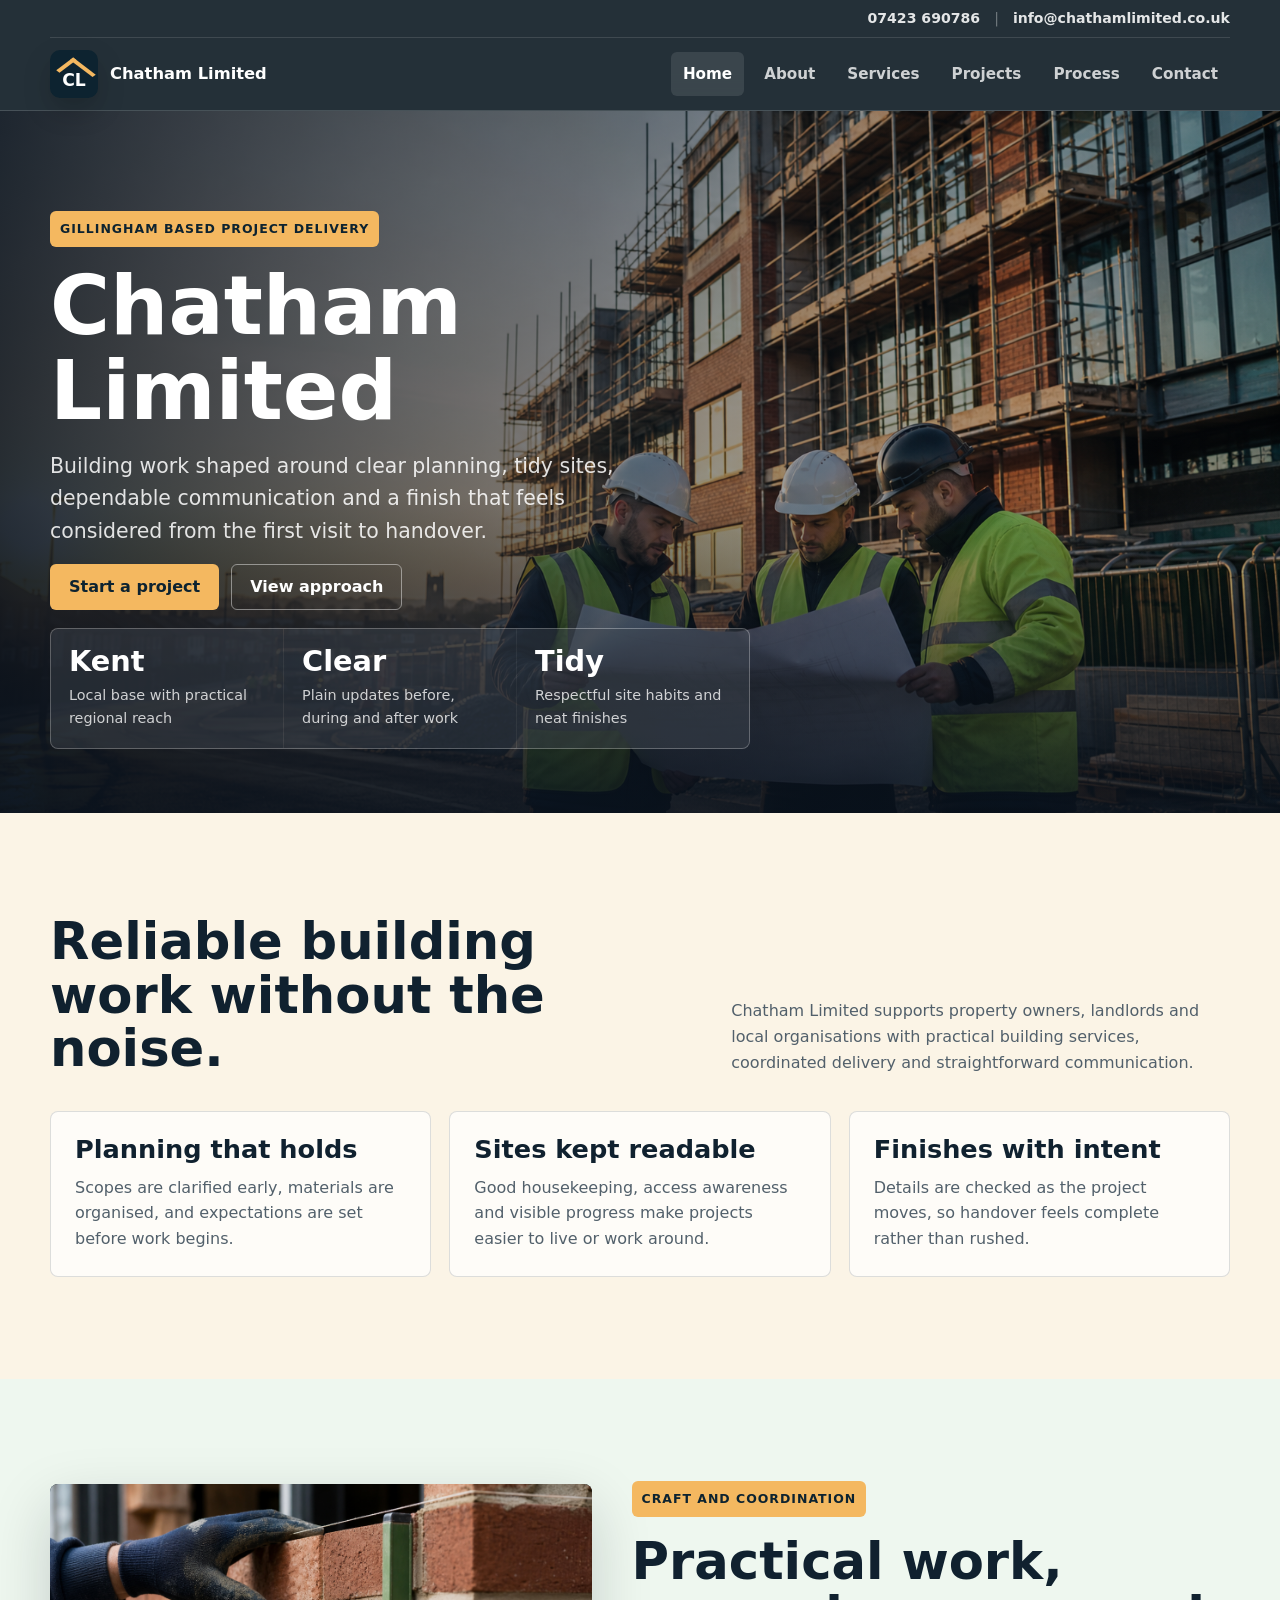
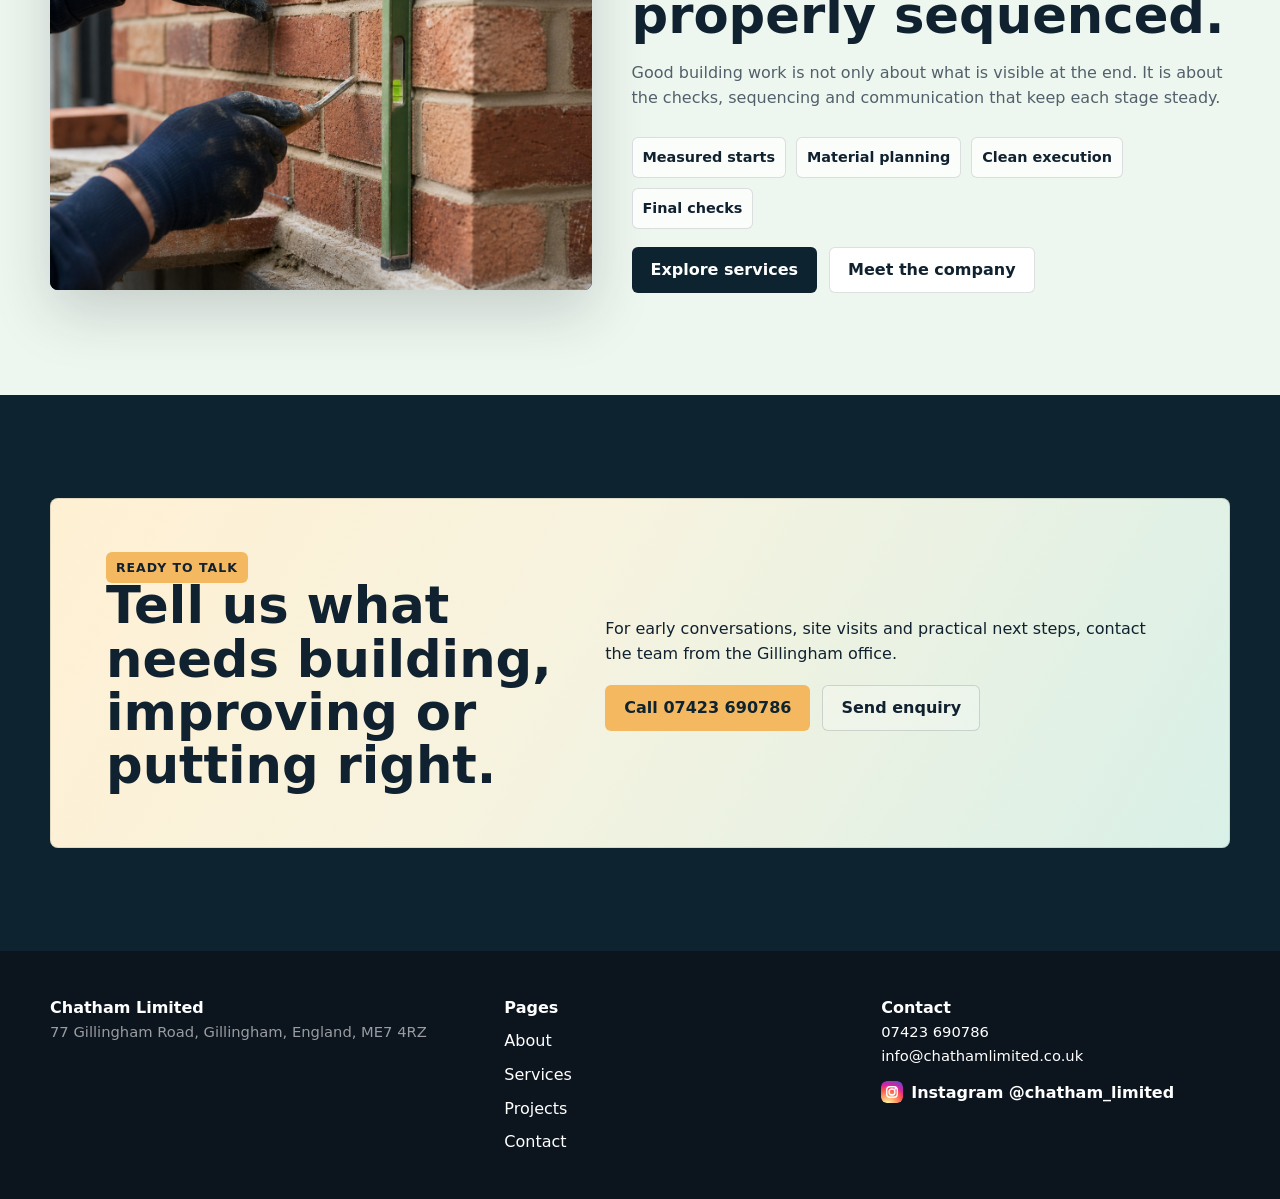
<file: index.html>
<!doctype html>
<html lang="en">
<head>
  <meta charset="utf-8">
  <meta name="viewport" content="width=device-width, initial-scale=1">
  <title>Chatham Limited | Building Work Delivered With Care</title>
  <meta name="description" content="Chatham Limited provides careful building, refurbishment, fit-out and project delivery support from Gillingham, Kent.">
  <link rel="icon" href="/favicon.svg" type="image/svg+xml">
  <link rel="icon" href="assets/favicon.svg" type="image/svg+xml">
  <link rel="stylesheet" href="assets/styles.css">
</head>
<body class="theme-home">
  <header class="site-header">
    <div class="top-contact" aria-label="Contact details">
      <a href="tel:07423690786">07423 690786</a>
      <span aria-hidden="true">|</span>
      <a href="mailto:info@chathamlimited.co.uk">info@chathamlimited.co.uk</a>
    </div>
    <div class="nav-wrap">
      <a class="brand" href="index.html" aria-label="Chatham Limited home"><span class="brand-mark" aria-hidden="true"></span><span>Chatham Limited</span></a>
      <button class="nav-toggle" type="button" aria-label="Open navigation" aria-expanded="false"><span></span></button>
      <nav class="site-nav" aria-label="Primary navigation">
        <a class="active" href="index.html">Home</a>
        <a href="about.html">About</a>
        <a href="services.html">Services</a>
        <a href="projects.html">Projects</a>
        <a href="process.html">Process</a>
        <a href="contact.html">Contact</a>
      </nav>
    </div>
  </header>

  <main>
    <section class="hero">
      <img src="assets/images/home-hero.png" alt="Chatham Limited team reviewing drawings on a tidy building site">
      <div class="hero-inner">
        <div class="hero-copy">
          <span class="eyebrow">Gillingham based project delivery</span>
          <h1>Chatham Limited</h1>
          <p>Building work shaped around clear planning, tidy sites, dependable communication and a finish that feels considered from the first visit to handover.</p>
          <div class="hero-actions">
            <a class="btn primary" href="contact.html">Start a project</a>
            <a class="btn secondary" href="projects.html">View approach</a>
          </div>
        </div>
        <div class="hero-stats" aria-label="Company strengths">
          <div class="hero-stat"><strong>Kent</strong><span>Local base with practical regional reach</span></div>
          <div class="hero-stat"><strong>Clear</strong><span>Plain updates before, during and after work</span></div>
          <div class="hero-stat"><strong>Tidy</strong><span>Respectful site habits and neat finishes</span></div>
        </div>
      </div>
    </section>

    <section class="section">
      <div class="wrap">
        <div class="section-head">
          <h2>Reliable building work without the noise.</h2>
          <p>Chatham Limited supports property owners, landlords and local organisations with practical building services, coordinated delivery and straightforward communication.</p>
        </div>
        <div class="feature-grid">
          <article class="feature-card">
            <h3>Planning that holds</h3>
            <p>Scopes are clarified early, materials are organised, and expectations are set before work begins.</p>
          </article>
          <article class="feature-card">
            <h3>Sites kept readable</h3>
            <p>Good housekeeping, access awareness and visible progress make projects easier to live or work around.</p>
          </article>
          <article class="feature-card">
            <h3>Finishes with intent</h3>
            <p>Details are checked as the project moves, so handover feels complete rather than rushed.</p>
          </article>
        </div>
      </div>
    </section>

    <section class="section alt">
      <div class="wrap image-split">
        <div class="image-frame">
          <img src="assets/images/craft-detail.png" alt="Close detail of careful brickwork and measuring tools">
        </div>
        <div class="copy-stack">
          <span class="eyebrow">Craft and coordination</span>
          <h2>Practical work, properly sequenced.</h2>
          <p class="muted">Good building work is not only about what is visible at the end. It is about the checks, sequencing and communication that keep each stage steady.</p>
          <ul class="pill-list">
            <li>Measured starts</li>
            <li>Material planning</li>
            <li>Clean execution</li>
            <li>Final checks</li>
          </ul>
          <div class="button-row">
            <a class="btn dark" href="services.html">Explore services</a>
            <a class="btn light" href="about.html">Meet the company</a>
          </div>
        </div>
      </div>
    </section>

    <section class="section dark">
      <div class="wrap band">
        <div>
          <span class="eyebrow">Ready to talk</span>
          <h2>Tell us what needs building, improving or putting right.</h2>
        </div>
        <div class="copy-stack">
          <p class="muted">For early conversations, site visits and practical next steps, contact the team from the Gillingham office.</p>
          <div class="button-row">
            <a class="btn primary" href="tel:07423690786">Call 07423 690786</a>
            <a class="btn secondary" href="contact.html">Send enquiry</a>
          </div>
        </div>
      </div>
    </section>
  </main>

  <footer class="site-footer">
    <div class="footer-wrap">
      <div>
        <strong>Chatham Limited</strong>
        <p class="fine-print">77 Gillingham Road, Gillingham, England, ME7 4RZ</p>
      </div>
      <div class="footer-links">
        <strong>Pages</strong>
        <a href="about.html">About</a>
        <a href="services.html">Services</a>
        <a href="projects.html">Projects</a>
        <a href="contact.html">Contact</a>
      </div>
      <div>
        <strong>Contact</strong>
        <p class="fine-print"><a href="tel:07423690786">07423 690786</a><br><a href="mailto:info@chathamlimited.co.uk">info@chathamlimited.co.uk</a></p>
        <a class="social-link" href="https://www.instagram.com/chatham_limited/" target="_blank" rel="noopener" aria-label="Chatham Limited on Instagram"><img class="social-icon" src="assets/instagram.svg" alt=""><span>Instagram @chatham_limited</span></a>
      </div>
    </div>
  </footer>
  <script src="assets/site.js"></script>
</body>
</html>
</file>
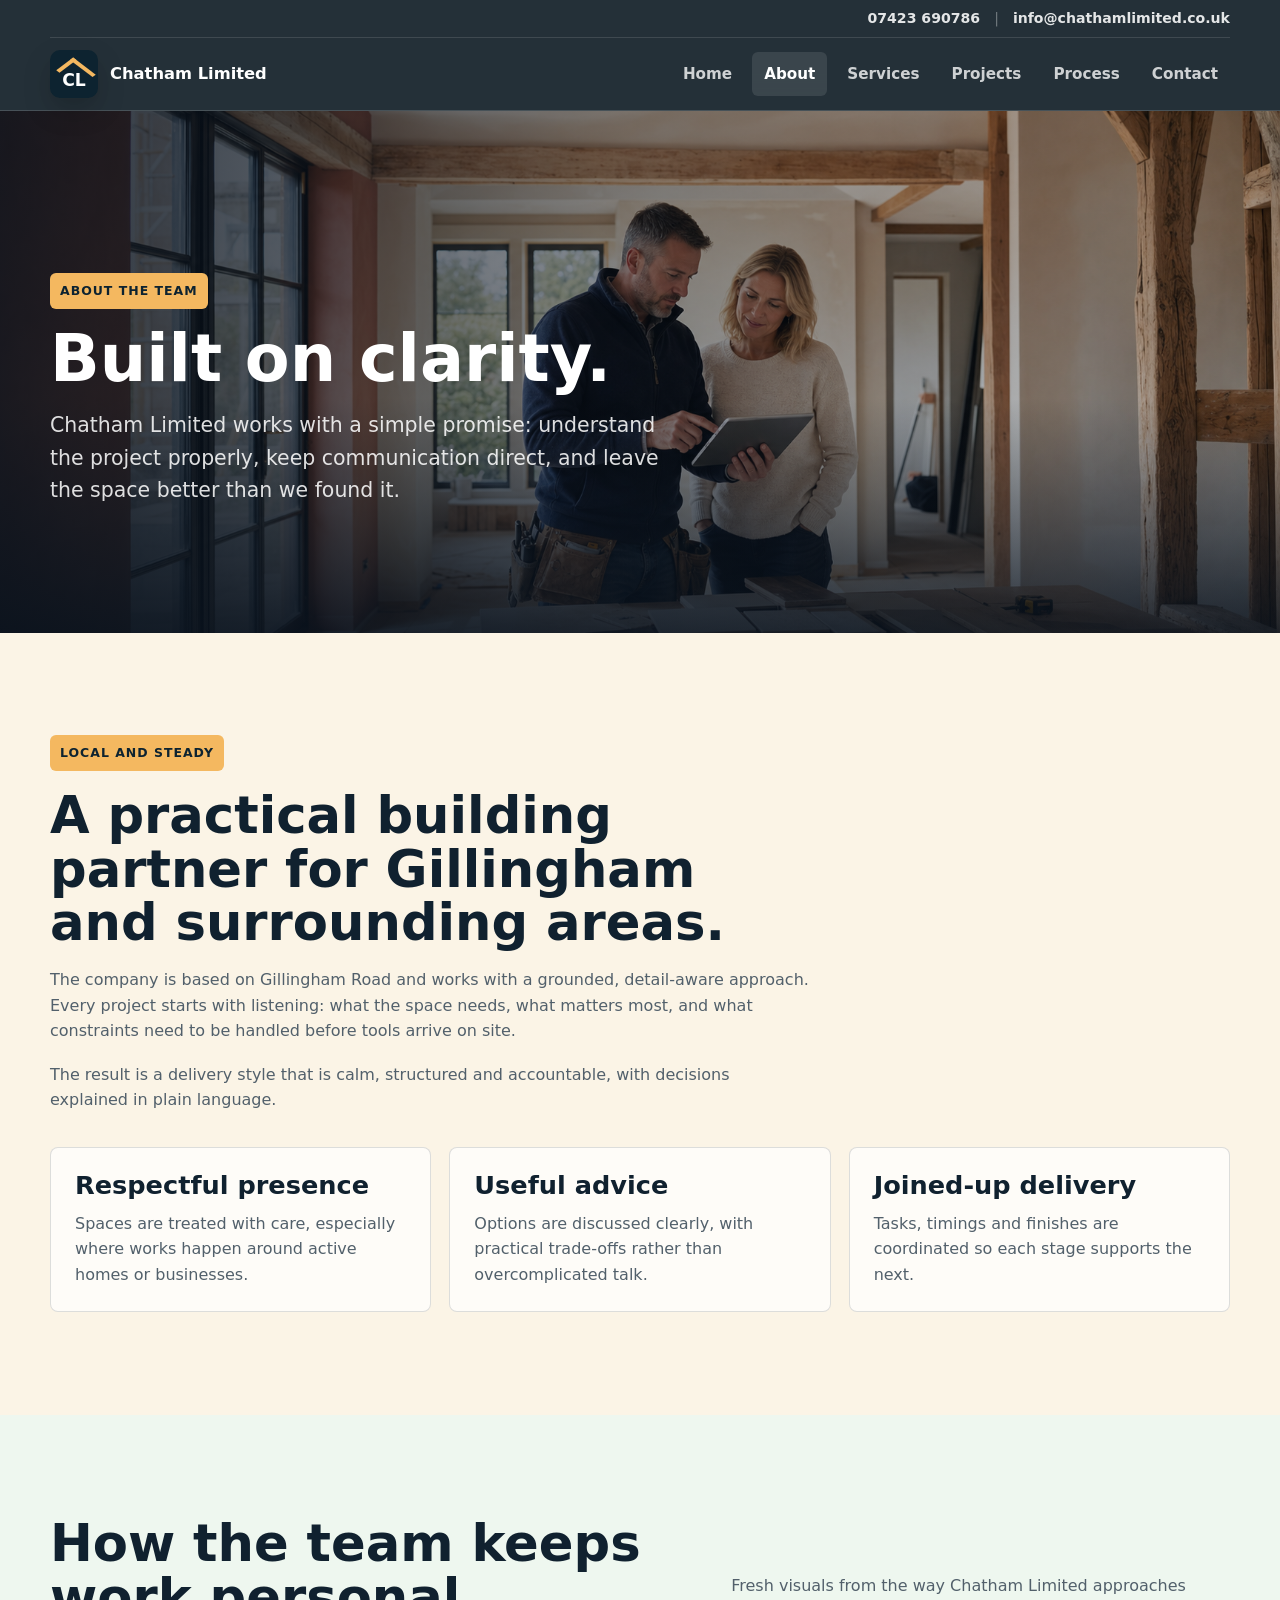
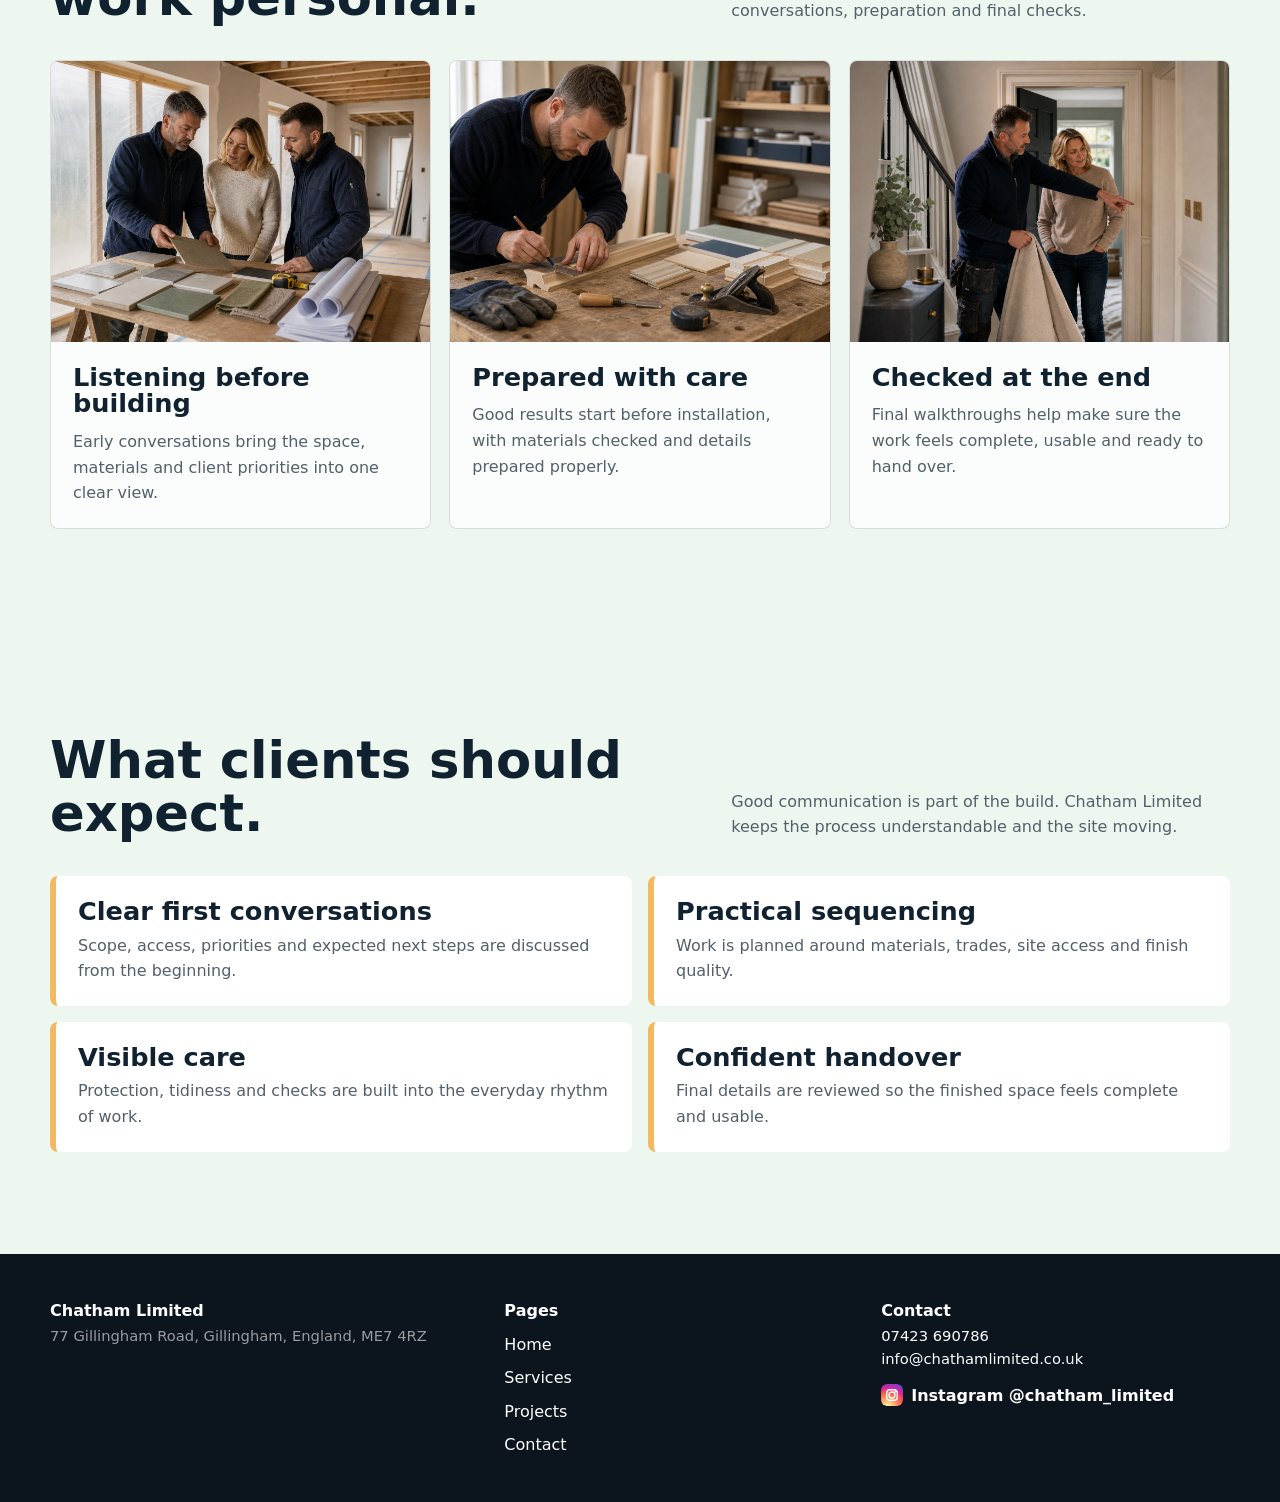
<file: about.html>
<!doctype html>
<html lang="en">
<head>
  <meta charset="utf-8">
  <meta name="viewport" content="width=device-width, initial-scale=1">
  <title>About | Chatham Limited</title>
  <meta name="description" content="Learn about Chatham Limited, a Gillingham based building team focused on clear project delivery and careful workmanship.">
  <link rel="icon" href="/favicon.svg" type="image/svg+xml">
  <link rel="icon" href="assets/favicon.svg" type="image/svg+xml">
  <link rel="stylesheet" href="assets/styles.css">
</head>
<body class="theme-about">
  <header class="site-header">
    <div class="top-contact" aria-label="Contact details">
      <a href="tel:07423690786">07423 690786</a>
      <span aria-hidden="true">|</span>
      <a href="mailto:info@chathamlimited.co.uk">info@chathamlimited.co.uk</a>
    </div>
    <div class="nav-wrap">
      <a class="brand" href="index.html" aria-label="Chatham Limited home"><span class="brand-mark" aria-hidden="true"></span><span>Chatham Limited</span></a>
      <button class="nav-toggle" type="button" aria-label="Open navigation" aria-expanded="false"><span></span></button>
      <nav class="site-nav" aria-label="Primary navigation">
        <a href="index.html">Home</a>
        <a class="active" href="about.html">About</a>
        <a href="services.html">Services</a>
        <a href="projects.html">Projects</a>
        <a href="process.html">Process</a>
        <a href="contact.html">Contact</a>
      </nav>
    </div>
  </header>

  <main>
    <section class="hero page-hero">
      <img src="assets/images/about-hero.png" alt="Project manager and client reviewing material samples inside a refurbished room">
      <div class="hero-inner">
        <div class="hero-copy">
          <span class="eyebrow">About the team</span>
          <h1>Built on clarity.</h1>
          <p>Chatham Limited works with a simple promise: understand the project properly, keep communication direct, and leave the space better than we found it.</p>
        </div>
      </div>
    </section>

    <section class="section">
      <div class="wrap about-intro">
        <div class="copy-stack">
          <span class="eyebrow">Local and steady</span>
          <h2>A practical building partner for Gillingham and surrounding areas.</h2>
          <p class="muted">The company is based on Gillingham Road and works with a grounded, detail-aware approach. Every project starts with listening: what the space needs, what matters most, and what constraints need to be handled before tools arrive on site.</p>
          <p class="muted">The result is a delivery style that is calm, structured and accountable, with decisions explained in plain language.</p>
        </div>
        <div class="feature-grid">
          <article class="feature-card">
            <h3>Respectful presence</h3>
            <p>Spaces are treated with care, especially where works happen around active homes or businesses.</p>
          </article>
          <article class="feature-card">
            <h3>Useful advice</h3>
            <p>Options are discussed clearly, with practical trade-offs rather than overcomplicated talk.</p>
          </article>
          <article class="feature-card">
            <h3>Joined-up delivery</h3>
            <p>Tasks, timings and finishes are coordinated so each stage supports the next.</p>
          </article>
        </div>
      </div>
    </section>

    <section class="section alt about-gallery">
      <div class="wrap">
        <div class="section-head">
          <h2>How the team keeps work personal.</h2>
          <p>Fresh visuals from the way Chatham Limited approaches conversations, preparation and final checks.</p>
        </div>
        <div class="project-grid">
          <article class="project-card">
            <img src="assets/images/about-site-meeting.png" alt="Site meeting with a homeowner reviewing finish samples in a protected room">
            <div>
              <h3>Listening before building</h3>
              <p>Early conversations bring the space, materials and client priorities into one clear view.</p>
            </div>
          </article>
          <article class="project-card">
            <img src="assets/images/about-workbench-detail.png" alt="Craftsperson preparing a precise timber detail on a tidy workbench">
            <div>
              <h3>Prepared with care</h3>
              <p>Good results start before installation, with materials checked and details prepared properly.</p>
            </div>
          </article>
          <article class="project-card">
            <img src="assets/images/about-final-walkthrough.png" alt="Project lead and client reviewing a finished interior doorway">
            <div>
              <h3>Checked at the end</h3>
              <p>Final walkthroughs help make sure the work feels complete, usable and ready to hand over.</p>
            </div>
          </article>
        </div>
      </div>
    </section>

    <section class="section alt">
      <div class="wrap">
        <div class="section-head">
          <h2>What clients should expect.</h2>
          <p>Good communication is part of the build. Chatham Limited keeps the process understandable and the site moving.</p>
        </div>
        <div class="service-list">
          <div class="service-item"><h3>Clear first conversations</h3><p>Scope, access, priorities and expected next steps are discussed from the beginning.</p></div>
          <div class="service-item"><h3>Practical sequencing</h3><p>Work is planned around materials, trades, site access and finish quality.</p></div>
          <div class="service-item"><h3>Visible care</h3><p>Protection, tidiness and checks are built into the everyday rhythm of work.</p></div>
          <div class="service-item"><h3>Confident handover</h3><p>Final details are reviewed so the finished space feels complete and usable.</p></div>
        </div>
      </div>
    </section>
  </main>

  <footer class="site-footer">
    <div class="footer-wrap">
      <div><strong>Chatham Limited</strong><p class="fine-print">77 Gillingham Road, Gillingham, England, ME7 4RZ</p></div>
      <div class="footer-links"><strong>Pages</strong><a href="index.html">Home</a><a href="services.html">Services</a><a href="projects.html">Projects</a><a href="contact.html">Contact</a></div>
      <div><strong>Contact</strong><p class="fine-print"><a href="tel:07423690786">07423 690786</a><br><a href="mailto:info@chathamlimited.co.uk">info@chathamlimited.co.uk</a></p><a class="social-link" href="https://www.instagram.com/chatham_limited/" target="_blank" rel="noopener" aria-label="Chatham Limited on Instagram"><img class="social-icon" src="assets/instagram.svg" alt=""><span>Instagram @chatham_limited</span></a></div>
    </div>
  </footer>
  <script src="assets/site.js"></script>
</body>
</html>
</file>
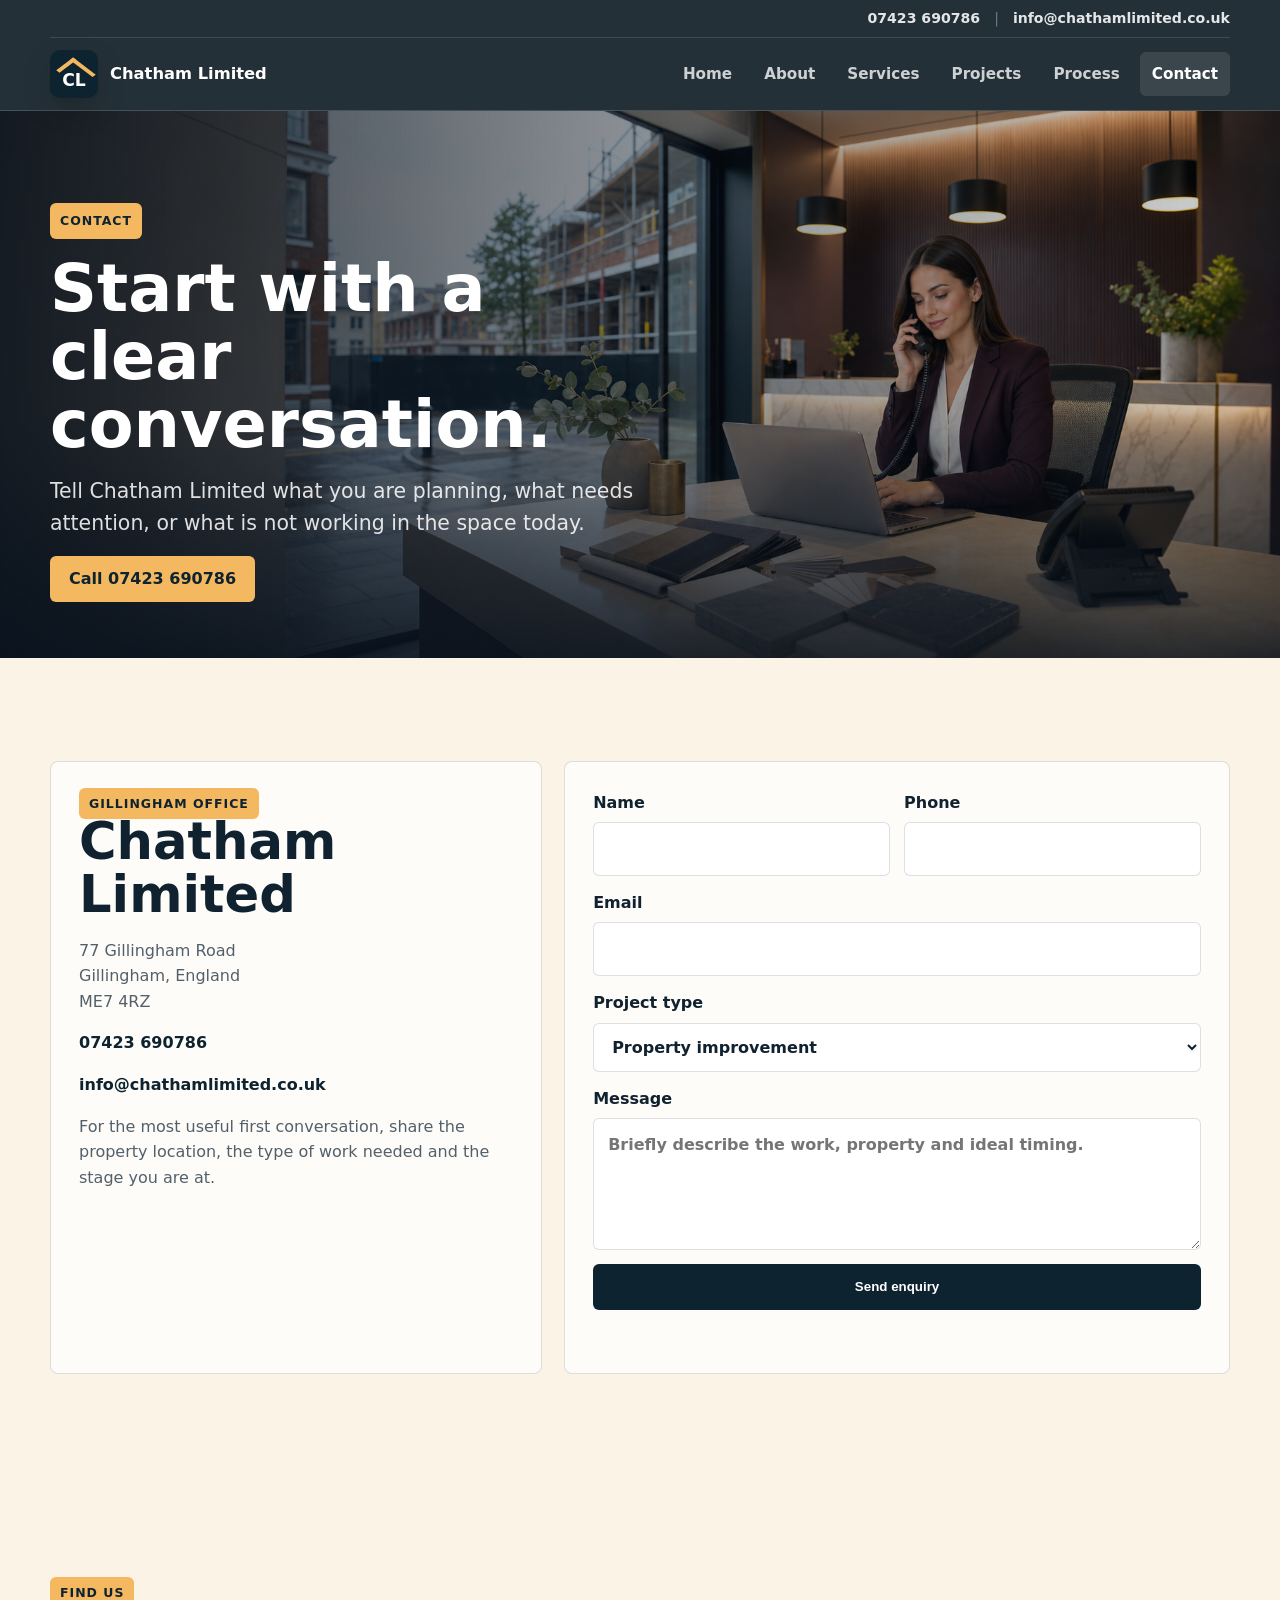
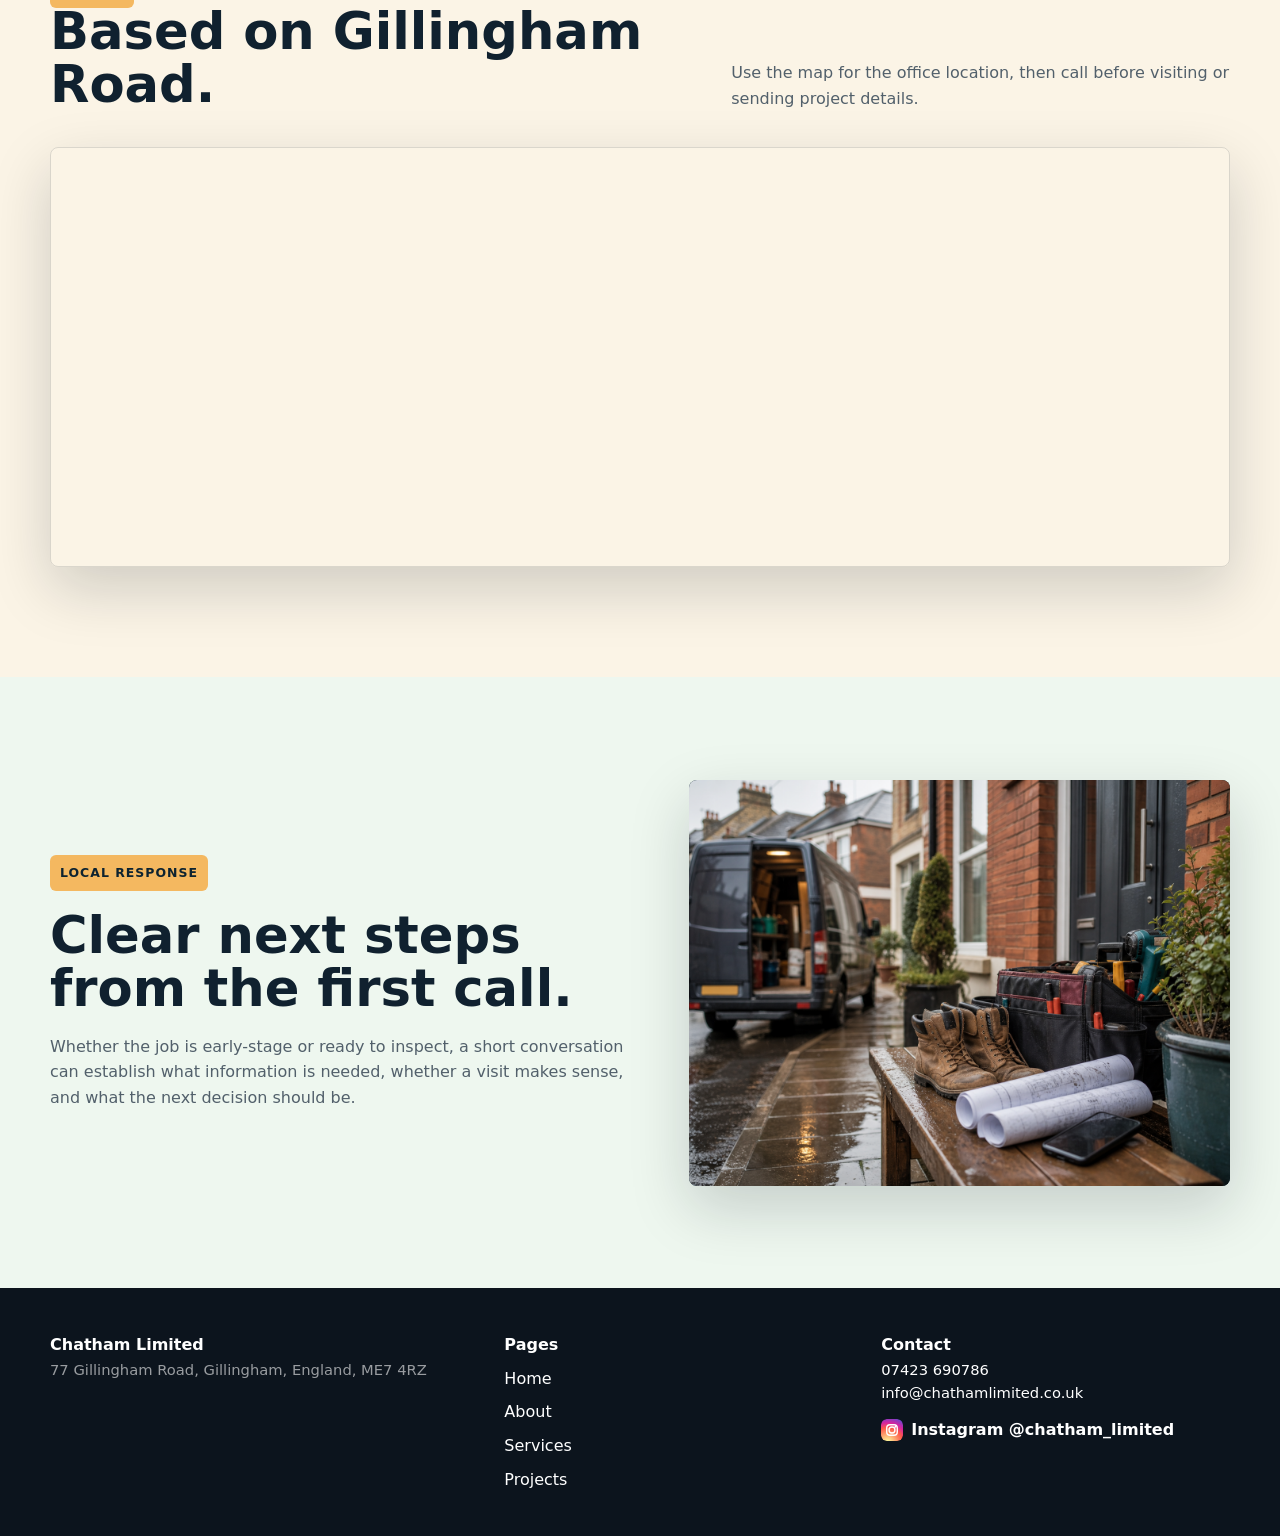
<file: contact.html>
<!doctype html>
<html lang="en">
<head>
  <meta charset="utf-8">
  <meta name="viewport" content="width=device-width, initial-scale=1">
  <title>Contact | Chatham Limited</title>
  <meta name="description" content="Contact Chatham Limited in Gillingham to discuss building work, refurbishments, improvements and project delivery.">
  <link rel="icon" href="/favicon.svg" type="image/svg+xml">
  <link rel="icon" href="assets/favicon.svg" type="image/svg+xml">
  <link rel="stylesheet" href="assets/styles.css">
</head>
<body class="theme-contact">
  <header class="site-header">
    <div class="top-contact" aria-label="Contact details">
      <a href="tel:07423690786">07423 690786</a>
      <span aria-hidden="true">|</span>
      <a href="mailto:info@chathamlimited.co.uk">info@chathamlimited.co.uk</a>
    </div>
    <div class="nav-wrap">
      <a class="brand" href="index.html" aria-label="Chatham Limited home"><span class="brand-mark" aria-hidden="true"></span><span>Chatham Limited</span></a>
      <button class="nav-toggle" type="button" aria-label="Open navigation" aria-expanded="false"><span></span></button>
      <nav class="site-nav" aria-label="Primary navigation">
        <a href="index.html">Home</a>
        <a href="about.html">About</a>
        <a href="services.html">Services</a>
        <a href="projects.html">Projects</a>
        <a href="process.html">Process</a>
        <a class="active" href="contact.html">Contact</a>
      </nav>
    </div>
  </header>

  <main>
    <section class="hero page-hero">
      <img src="assets/images/contact-hero.png" alt="Welcoming project office desk with phone and material samples">
      <div class="hero-inner">
        <div class="hero-copy">
          <span class="eyebrow">Contact</span>
          <h1>Start with a clear conversation.</h1>
          <p>Tell Chatham Limited what you are planning, what needs attention, or what is not working in the space today.</p>
          <div class="hero-actions">
            <a class="btn primary" href="tel:07423690786">Call 07423 690786</a>
          </div>
        </div>
      </div>
    </section>

    <section class="section">
      <div class="wrap contact-grid">
        <aside class="contact-panel">
          <span class="eyebrow">Gillingham office</span>
          <h2>Chatham Limited</h2>
          <p class="muted">77 Gillingham Road<br>Gillingham, England<br>ME7 4RZ</p>
          <p><a href="tel:07423690786">07423 690786</a></p>
          <p><a href="mailto:info@chathamlimited.co.uk">info@chathamlimited.co.uk</a></p>
          <p class="muted">For the most useful first conversation, share the property location, the type of work needed and the stage you are at.</p>
        </aside>
        <div class="contact-panel">
          <form class="contact-form" data-enquiry-form data-enquiry-email="info@chathamlimited.co.uk">
            <div class="field-grid">
              <label>Name <input type="text" name="name" autocomplete="name" required></label>
              <label>Phone <input type="tel" name="phone" autocomplete="tel" required></label>
            </div>
            <label>Email <input type="email" name="email" autocomplete="email" required></label>
            <label>Project type
              <select name="projectType" required>
                <option value="Property improvement">Property improvement</option>
                <option value="Commercial building work">Commercial building work</option>
                <option value="Domestic building work">Domestic building work</option>
                <option value="Construction installation">Construction installation</option>
                <option value="Refurbishment">Refurbishment</option>
                <option value="Repair or maintenance">Repair or maintenance</option>
                <option value="Planning a future project">Planning a future project</option>
              </select>
            </label>
            <label>Message <textarea name="message" placeholder="Briefly describe the work, property and ideal timing." required></textarea></label>
            <button class="btn dark" type="submit">Send enquiry</button>
            <p class="form-status" data-enquiry-status aria-live="polite"></p>
          </form>
        </div>
      </div>
    </section>

    <section class="section">
      <div class="wrap map-panel">
        <div class="section-head">
          <div>
            <span class="eyebrow">Find us</span>
            <h2>Based on Gillingham Road.</h2>
          </div>
          <p class="muted">Use the map for the office location, then call before visiting or sending project details.</p>
        </div>
        <iframe title="Map showing Chatham Limited in Gillingham" src="https://maps.google.com/maps?q=77%20Gillingham%20Road%2C%20Gillingham%2C%20ME7%204RZ&t=&z=15&ie=UTF8&iwloc=&output=embed" loading="lazy" referrerpolicy="no-referrer-when-downgrade"></iframe>
      </div>
    </section>

    <section class="section alt">
      <div class="wrap image-split reverse">
        <div class="copy-stack">
          <span class="eyebrow">Local response</span>
          <h2>Clear next steps from the first call.</h2>
          <p class="muted">Whether the job is early-stage or ready to inspect, a short conversation can establish what information is needed, whether a visit makes sense, and what the next decision should be.</p>
        </div>
        <div class="image-frame">
          <img src="assets/images/local-response.png" alt="Tools and drawings ready beside a project entrance on a Kent street">
        </div>
      </div>
    </section>
  </main>

  <footer class="site-footer">
    <div class="footer-wrap">
      <div><strong>Chatham Limited</strong><p class="fine-print">77 Gillingham Road, Gillingham, England, ME7 4RZ</p></div>
      <div class="footer-links"><strong>Pages</strong><a href="index.html">Home</a><a href="about.html">About</a><a href="services.html">Services</a><a href="projects.html">Projects</a></div>
      <div><strong>Contact</strong><p class="fine-print"><a href="tel:07423690786">07423 690786</a><br><a href="mailto:info@chathamlimited.co.uk">info@chathamlimited.co.uk</a></p><a class="social-link" href="https://www.instagram.com/chatham_limited/" target="_blank" rel="noopener" aria-label="Chatham Limited on Instagram"><img class="social-icon" src="assets/instagram.svg" alt=""><span>Instagram @chatham_limited</span></a></div>
    </div>
  </footer>
  <script src="assets/site.js"></script>
</body>
</html>
</file>
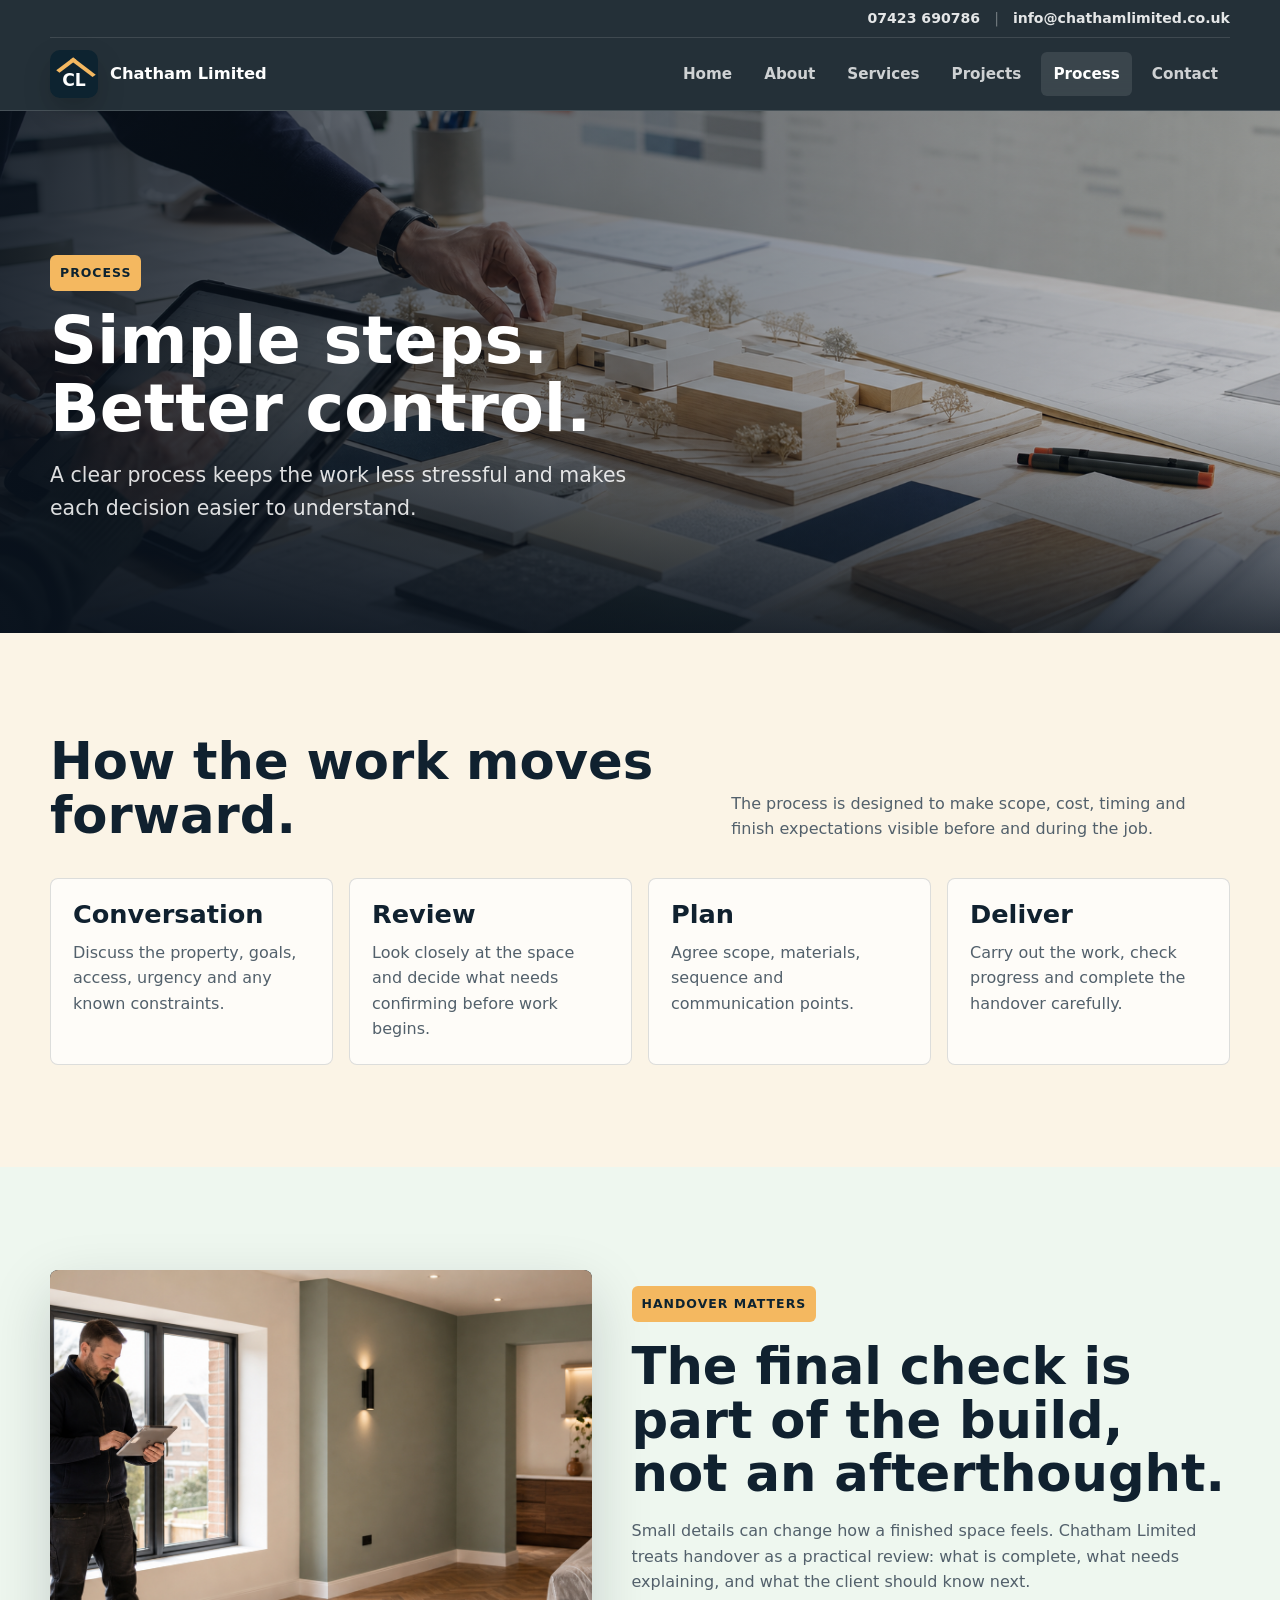
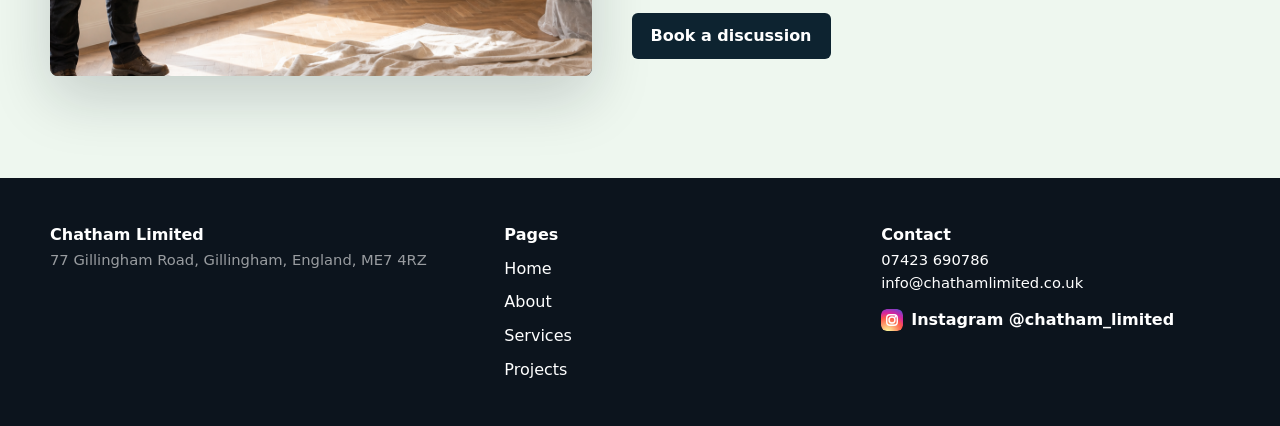
<file: process.html>
<!doctype html>
<html lang="en">
<head>
  <meta charset="utf-8">
  <meta name="viewport" content="width=device-width, initial-scale=1">
  <title>Process | Chatham Limited</title>
  <meta name="description" content="Chatham Limited follows a clear building process from first conversation and planning through delivery, checks and handover.">
  <link rel="icon" href="/favicon.svg" type="image/svg+xml">
  <link rel="icon" href="assets/favicon.svg" type="image/svg+xml">
  <link rel="stylesheet" href="assets/styles.css">
</head>
<body class="theme-process">
  <header class="site-header">
    <div class="top-contact" aria-label="Contact details">
      <a href="tel:07423690786">07423 690786</a>
      <span aria-hidden="true">|</span>
      <a href="mailto:info@chathamlimited.co.uk">info@chathamlimited.co.uk</a>
    </div>
    <div class="nav-wrap">
      <a class="brand" href="index.html" aria-label="Chatham Limited home"><span class="brand-mark" aria-hidden="true"></span><span>Chatham Limited</span></a>
      <button class="nav-toggle" type="button" aria-label="Open navigation" aria-expanded="false"><span></span></button>
      <nav class="site-nav" aria-label="Primary navigation">
        <a href="index.html">Home</a>
        <a href="about.html">About</a>
        <a href="services.html">Services</a>
        <a href="projects.html">Projects</a>
        <a class="active" href="process.html">Process</a>
        <a href="contact.html">Contact</a>
      </nav>
    </div>
  </header>

  <main>
    <section class="hero page-hero">
      <img src="assets/images/process-hero.png" alt="Planning table with drawings, samples and a small project model">
      <div class="hero-inner">
        <div class="hero-copy">
          <span class="eyebrow">Process</span>
          <h1>Simple steps. Better control.</h1>
          <p>A clear process keeps the work less stressful and makes each decision easier to understand.</p>
        </div>
      </div>
    </section>

    <section class="section">
      <div class="wrap">
        <div class="section-head">
          <h2>How the work moves forward.</h2>
          <p>The process is designed to make scope, cost, timing and finish expectations visible before and during the job.</p>
        </div>
        <div class="steps">
          <article class="step"><h3>Conversation</h3><p>Discuss the property, goals, access, urgency and any known constraints.</p></article>
          <article class="step"><h3>Review</h3><p>Look closely at the space and decide what needs confirming before work begins.</p></article>
          <article class="step"><h3>Plan</h3><p>Agree scope, materials, sequence and communication points.</p></article>
          <article class="step"><h3>Deliver</h3><p>Carry out the work, check progress and complete the handover carefully.</p></article>
        </div>
      </div>
    </section>

    <section class="section alt">
      <div class="wrap image-split">
        <div class="image-frame">
          <img src="assets/images/handover-detail.png" alt="Project lead checking final details in a freshly completed room">
        </div>
        <div class="copy-stack">
          <span class="eyebrow">Handover matters</span>
          <h2>The final check is part of the build, not an afterthought.</h2>
          <p class="muted">Small details can change how a finished space feels. Chatham Limited treats handover as a practical review: what is complete, what needs explaining, and what the client should know next.</p>
          <div class="button-row">
            <a class="btn dark" href="contact.html">Book a discussion</a>
          </div>
        </div>
      </div>
    </section>
  </main>

  <footer class="site-footer">
    <div class="footer-wrap">
      <div><strong>Chatham Limited</strong><p class="fine-print">77 Gillingham Road, Gillingham, England, ME7 4RZ</p></div>
      <div class="footer-links"><strong>Pages</strong><a href="index.html">Home</a><a href="about.html">About</a><a href="services.html">Services</a><a href="projects.html">Projects</a></div>
      <div><strong>Contact</strong><p class="fine-print"><a href="tel:07423690786">07423 690786</a><br><a href="mailto:info@chathamlimited.co.uk">info@chathamlimited.co.uk</a></p><a class="social-link" href="https://www.instagram.com/chatham_limited/" target="_blank" rel="noopener" aria-label="Chatham Limited on Instagram"><img class="social-icon" src="assets/instagram.svg" alt=""><span>Instagram @chatham_limited</span></a></div>
    </div>
  </footer>
  <script src="assets/site.js"></script>
</body>
</html>
</file>
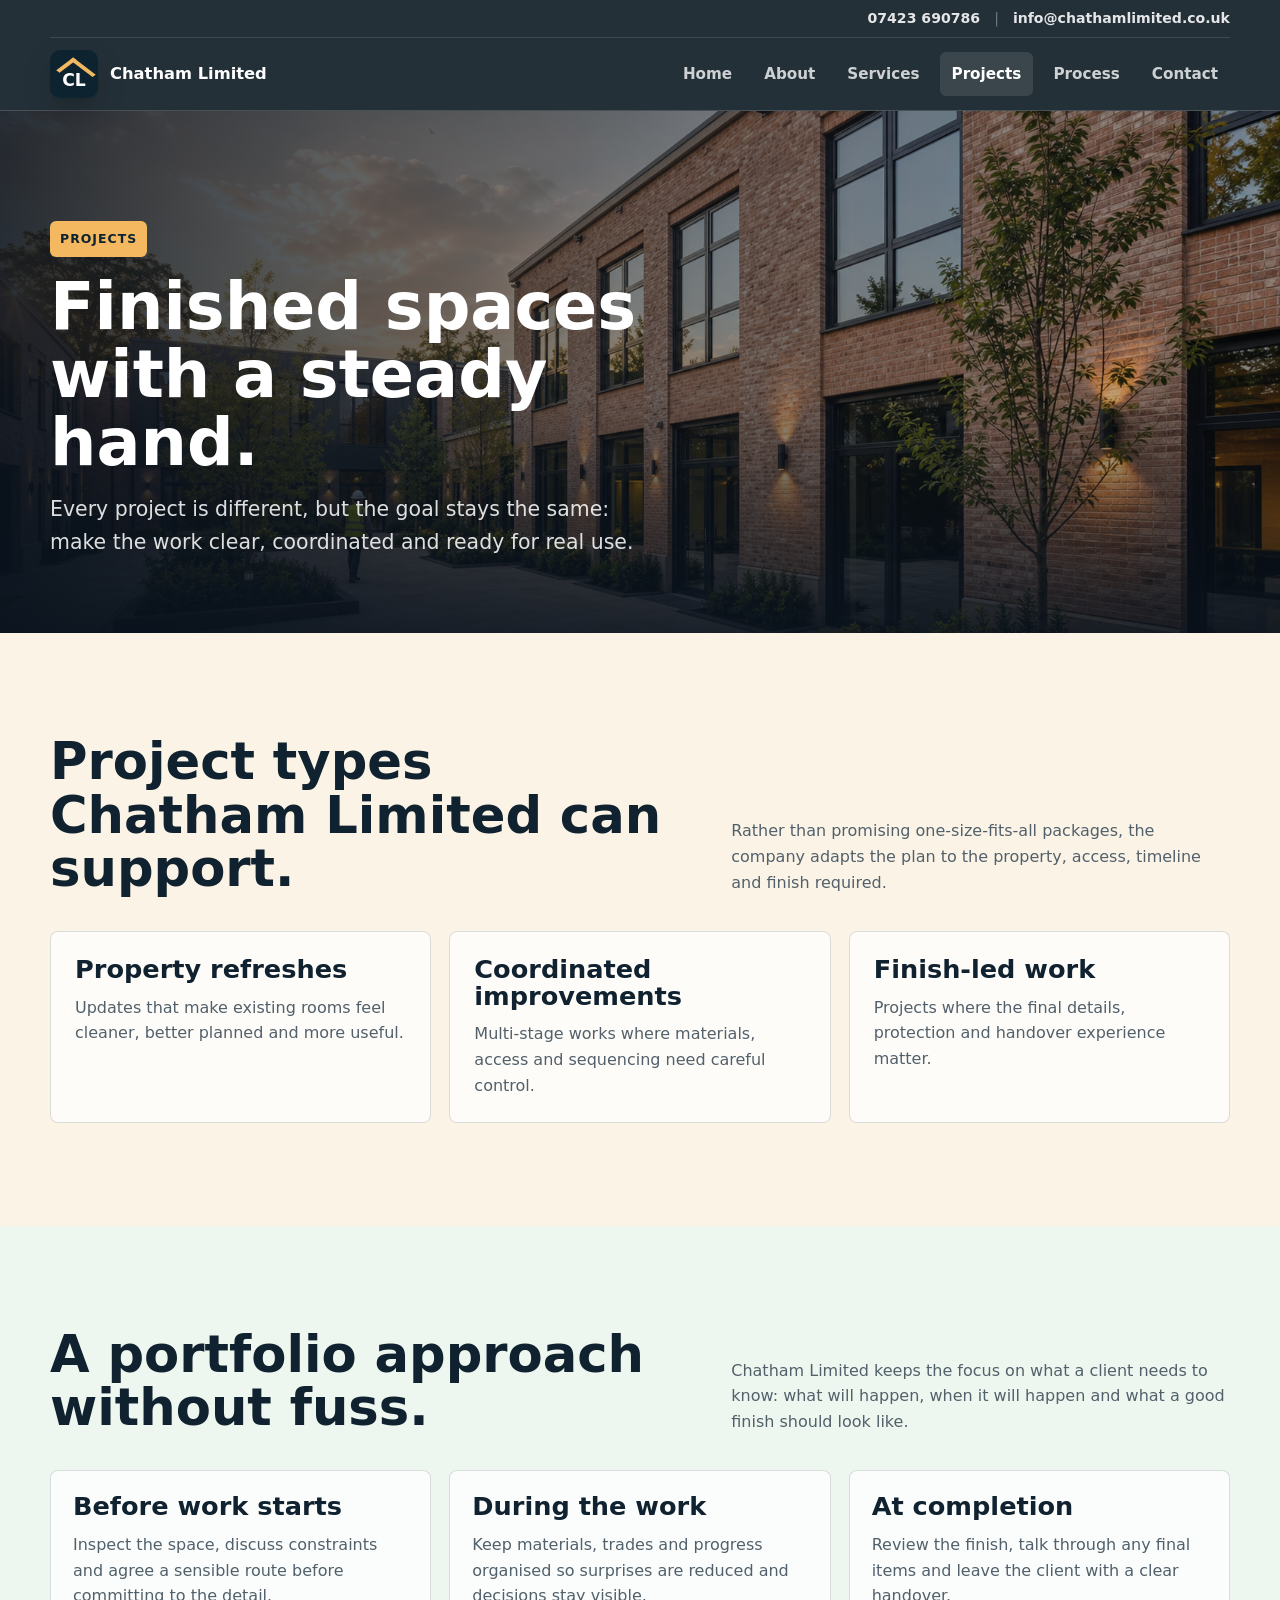
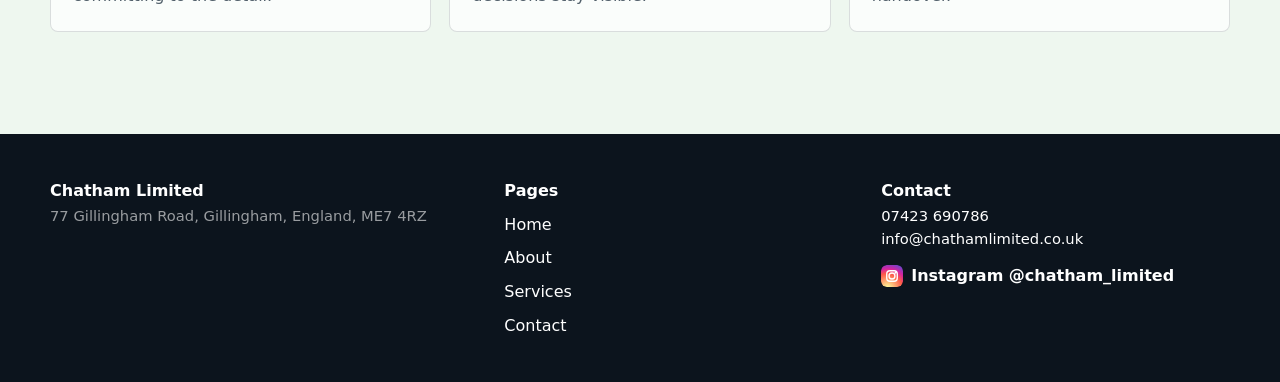
<file: projects.html>
<!doctype html>
<html lang="en">
<head>
  <meta charset="utf-8">
  <meta name="viewport" content="width=device-width, initial-scale=1">
  <title>Projects | Chatham Limited</title>
  <meta name="description" content="See how Chatham Limited approaches finished spaces, coordinated work and practical property improvements.">
  <link rel="icon" href="/favicon.svg" type="image/svg+xml">
  <link rel="icon" href="assets/favicon.svg" type="image/svg+xml">
  <link rel="stylesheet" href="assets/styles.css">
</head>
<body class="theme-projects">
  <header class="site-header">
    <div class="top-contact" aria-label="Contact details">
      <a href="tel:07423690786">07423 690786</a>
      <span aria-hidden="true">|</span>
      <a href="mailto:info@chathamlimited.co.uk">info@chathamlimited.co.uk</a>
    </div>
    <div class="nav-wrap">
      <a class="brand" href="index.html" aria-label="Chatham Limited home"><span class="brand-mark" aria-hidden="true"></span><span>Chatham Limited</span></a>
      <button class="nav-toggle" type="button" aria-label="Open navigation" aria-expanded="false"><span></span></button>
      <nav class="site-nav" aria-label="Primary navigation">
        <a href="index.html">Home</a>
        <a href="about.html">About</a>
        <a href="services.html">Services</a>
        <a class="active" href="projects.html">Projects</a>
        <a href="process.html">Process</a>
        <a href="contact.html">Contact</a>
      </nav>
    </div>
  </header>

  <main>
    <section class="hero page-hero">
      <img src="assets/images/projects-hero.png" alt="Finished courtyard development with crisp brickwork and clean paving">
      <div class="hero-inner">
        <div class="hero-copy">
          <span class="eyebrow">Projects</span>
          <h1>Finished spaces with a steady hand.</h1>
          <p>Every project is different, but the goal stays the same: make the work clear, coordinated and ready for real use.</p>
        </div>
      </div>
    </section>

    <section class="section">
      <div class="wrap">
        <div class="section-head">
          <h2>Project types Chatham Limited can support.</h2>
          <p>Rather than promising one-size-fits-all packages, the company adapts the plan to the property, access, timeline and finish required.</p>
        </div>
        <div class="feature-grid">
          <article class="feature-card"><h3>Property refreshes</h3><p>Updates that make existing rooms feel cleaner, better planned and more useful.</p></article>
          <article class="feature-card"><h3>Coordinated improvements</h3><p>Multi-stage works where materials, access and sequencing need careful control.</p></article>
          <article class="feature-card"><h3>Finish-led work</h3><p>Projects where the final details, protection and handover experience matter.</p></article>
        </div>
      </div>
    </section>

    <section class="section alt">
      <div class="wrap">
        <div class="section-head">
          <h2>A portfolio approach without fuss.</h2>
          <p>Chatham Limited keeps the focus on what a client needs to know: what will happen, when it will happen and what a good finish should look like.</p>
        </div>
        <div class="project-grid">
          <article class="project-card"><div><h3>Before work starts</h3><p>Inspect the space, discuss constraints and agree a sensible route before committing to the detail.</p></div></article>
          <article class="project-card"><div><h3>During the work</h3><p>Keep materials, trades and progress organised so surprises are reduced and decisions stay visible.</p></div></article>
          <article class="project-card"><div><h3>At completion</h3><p>Review the finish, talk through any final items and leave the client with a clear handover.</p></div></article>
        </div>
      </div>
    </section>
  </main>

  <footer class="site-footer">
    <div class="footer-wrap">
      <div><strong>Chatham Limited</strong><p class="fine-print">77 Gillingham Road, Gillingham, England, ME7 4RZ</p></div>
      <div class="footer-links"><strong>Pages</strong><a href="index.html">Home</a><a href="about.html">About</a><a href="services.html">Services</a><a href="contact.html">Contact</a></div>
      <div><strong>Contact</strong><p class="fine-print"><a href="tel:07423690786">07423 690786</a><br><a href="mailto:info@chathamlimited.co.uk">info@chathamlimited.co.uk</a></p><a class="social-link" href="https://www.instagram.com/chatham_limited/" target="_blank" rel="noopener" aria-label="Chatham Limited on Instagram"><img class="social-icon" src="assets/instagram.svg" alt=""><span>Instagram @chatham_limited</span></a></div>
    </div>
  </footer>
  <script src="assets/site.js"></script>
</body>
</html>
</file>
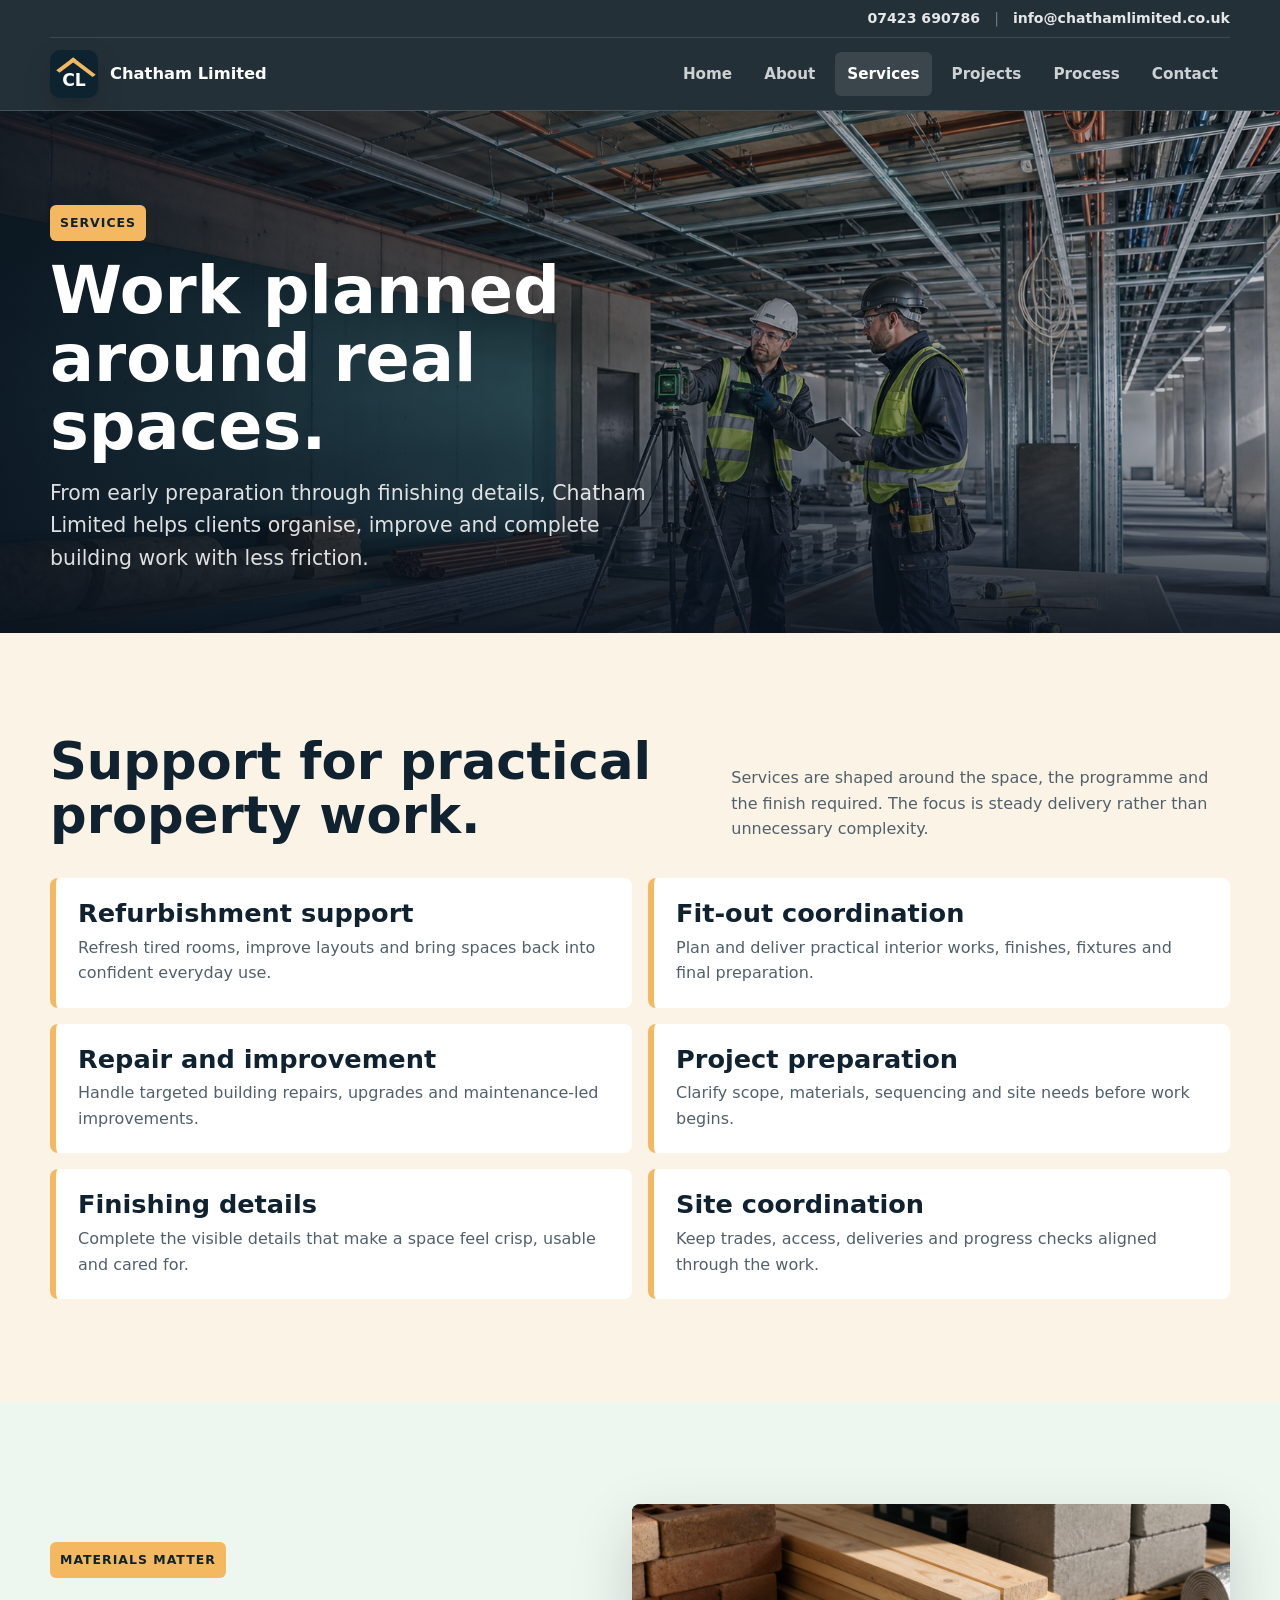
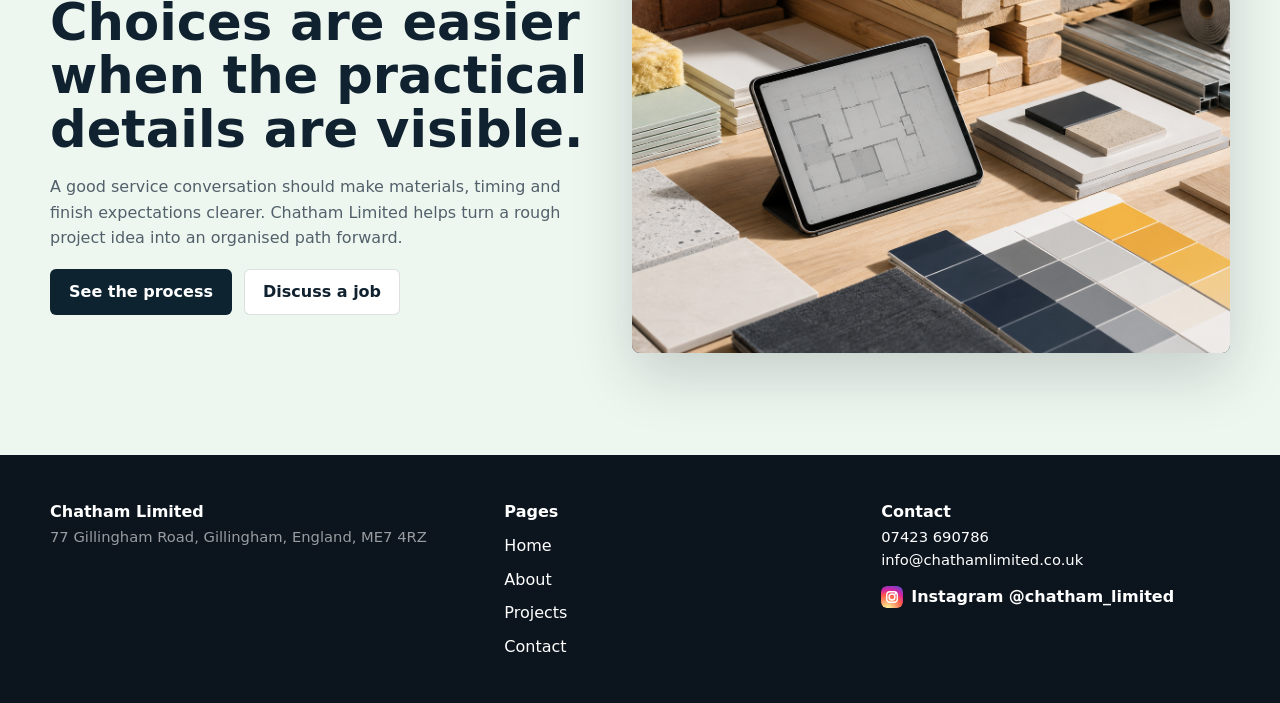
<file: services.html>
<!doctype html>
<html lang="en">
<head>
  <meta charset="utf-8">
  <meta name="viewport" content="width=device-width, initial-scale=1">
  <title>Services | Chatham Limited</title>
  <meta name="description" content="Explore Chatham Limited services, from planned improvements and refurbishments to installations, repairs and finishing work.">
  <link rel="icon" href="/favicon.svg" type="image/svg+xml">
  <link rel="icon" href="assets/favicon.svg" type="image/svg+xml">
  <link rel="stylesheet" href="assets/styles.css">
</head>
<body class="theme-services">
  <header class="site-header">
    <div class="top-contact" aria-label="Contact details">
      <a href="tel:07423690786">07423 690786</a>
      <span aria-hidden="true">|</span>
      <a href="mailto:info@chathamlimited.co.uk">info@chathamlimited.co.uk</a>
    </div>
    <div class="nav-wrap">
      <a class="brand" href="index.html" aria-label="Chatham Limited home"><span class="brand-mark" aria-hidden="true"></span><span>Chatham Limited</span></a>
      <button class="nav-toggle" type="button" aria-label="Open navigation" aria-expanded="false"><span></span></button>
      <nav class="site-nav" aria-label="Primary navigation">
        <a href="index.html">Home</a>
        <a href="about.html">About</a>
        <a class="active" href="services.html">Services</a>
        <a href="projects.html">Projects</a>
        <a href="process.html">Process</a>
        <a href="contact.html">Contact</a>
      </nav>
    </div>
  </header>

  <main>
    <section class="hero page-hero">
      <img src="assets/images/services-hero.png" alt="Tradespeople coordinating installation work with a laser level">
      <div class="hero-inner">
        <div class="hero-copy">
          <span class="eyebrow">Services</span>
          <h1>Work planned around real spaces.</h1>
          <p>From early preparation through finishing details, Chatham Limited helps clients organise, improve and complete building work with less friction.</p>
        </div>
      </div>
    </section>

    <section class="section">
      <div class="wrap">
        <div class="section-head">
          <h2>Support for practical property work.</h2>
          <p>Services are shaped around the space, the programme and the finish required. The focus is steady delivery rather than unnecessary complexity.</p>
        </div>
        <div class="service-list">
          <div class="service-item"><h3>Refurbishment support</h3><p>Refresh tired rooms, improve layouts and bring spaces back into confident everyday use.</p></div>
          <div class="service-item"><h3>Fit-out coordination</h3><p>Plan and deliver practical interior works, finishes, fixtures and final preparation.</p></div>
          <div class="service-item"><h3>Repair and improvement</h3><p>Handle targeted building repairs, upgrades and maintenance-led improvements.</p></div>
          <div class="service-item"><h3>Project preparation</h3><p>Clarify scope, materials, sequencing and site needs before work begins.</p></div>
          <div class="service-item"><h3>Finishing details</h3><p>Complete the visible details that make a space feel crisp, usable and cared for.</p></div>
          <div class="service-item"><h3>Site coordination</h3><p>Keep trades, access, deliveries and progress checks aligned through the work.</p></div>
        </div>
      </div>
    </section>

    <section class="section alt">
      <div class="wrap image-split">
        <div class="copy-stack">
          <span class="eyebrow">Materials matter</span>
          <h2>Choices are easier when the practical details are visible.</h2>
          <p class="muted">A good service conversation should make materials, timing and finish expectations clearer. Chatham Limited helps turn a rough project idea into an organised path forward.</p>
          <div class="button-row">
            <a class="btn dark" href="process.html">See the process</a>
            <a class="btn light" href="contact.html">Discuss a job</a>
          </div>
        </div>
        <div class="image-frame">
          <img src="assets/images/materials-detail.png" alt="Organised building materials and samples staged for a project">
        </div>
      </div>
    </section>
  </main>

  <footer class="site-footer">
    <div class="footer-wrap">
      <div><strong>Chatham Limited</strong><p class="fine-print">77 Gillingham Road, Gillingham, England, ME7 4RZ</p></div>
      <div class="footer-links"><strong>Pages</strong><a href="index.html">Home</a><a href="about.html">About</a><a href="projects.html">Projects</a><a href="contact.html">Contact</a></div>
      <div><strong>Contact</strong><p class="fine-print"><a href="tel:07423690786">07423 690786</a><br><a href="mailto:info@chathamlimited.co.uk">info@chathamlimited.co.uk</a></p><a class="social-link" href="https://www.instagram.com/chatham_limited/" target="_blank" rel="noopener" aria-label="Chatham Limited on Instagram"><img class="social-icon" src="assets/instagram.svg" alt=""><span>Instagram @chatham_limited</span></a></div>
    </div>
  </footer>
  <script src="assets/site.js"></script>
</body>
</html>
</file>
<file: assets/styles.css>
:root {
  --ink: #10212f;
  --paper: #fbf4e6;
  --muted: #52606b;
  --line: rgba(16, 33, 47, 0.14);
  --white: #ffffff;
  --accent: #f4b860;
  --accent-2: #9fbf93;
  --dark: #0d2330;
  --soft: #eef7ef;
  --shade-start: #fff0d3;
  --shade-end: #d9f0e8;
  --shadow: 0 22px 60px rgba(11, 21, 32, 0.18);
  --radius: 8px;
  font-family: Inter, ui-sans-serif, system-ui, -apple-system, BlinkMacSystemFont, "Segoe UI", sans-serif;
}

* {
  box-sizing: border-box;
}

html {
  scroll-behavior: smooth;
}

body {
  margin: 0;
  color: var(--ink);
  background: var(--paper);
  line-height: 1.6;
  overflow-x: hidden;
}

a {
  color: inherit;
  text-decoration: none;
}

img {
  display: block;
  max-width: 100%;
}

.site-header {
  position: sticky;
  top: 0;
  z-index: 20;
  border-bottom: 1px solid rgba(255, 255, 255, 0.16);
  background: rgba(13, 27, 37, 0.9);
  color: var(--white);
  backdrop-filter: blur(18px);
}

.top-contact {
  display: flex;
  align-items: center;
  justify-content: flex-end;
  gap: 14px;
  width: min(1180px, calc(100% - 32px));
  min-height: 38px;
  margin: 0 auto;
  padding: 8px 0;
  border-bottom: 1px solid rgba(255, 255, 255, 0.12);
  color: rgba(255, 255, 255, 0.88);
  font-size: 0.88rem;
  font-weight: 720;
  line-height: 1.25;
}

.top-contact span {
  color: rgba(255, 255, 255, 0.34);
  font-weight: 500;
}

.top-contact a:hover {
  color: var(--white);
}

.nav-wrap {
  width: min(1180px, calc(100% - 32px));
  min-height: 72px;
  margin: 0 auto;
  display: flex;
  align-items: center;
  justify-content: space-between;
  gap: 24px;
}

.brand {
  display: inline-flex;
  align-items: center;
  gap: 12px;
  font-weight: 800;
  letter-spacing: 0;
}

.brand-mark {
  width: 48px;
  height: 48px;
  flex: 0 0 48px;
  border-radius: 10px;
  display: grid;
  place-items: end center;
  position: relative;
  overflow: hidden;
  background: var(--dark);
  box-shadow: 0 12px 28px rgba(0, 0, 0, 0.2);
  color: var(--white);
  font-size: 1.08rem;
  font-weight: 900;
  line-height: 1;
}

.brand-mark::before {
  content: "";
  position: absolute;
  top: 12px;
  left: 12px;
  width: 24px;
  height: 17px;
  border-top: 4px solid var(--accent);
  border-left: 4px solid var(--accent);
  transform: rotate(45deg) skew(-8deg, -8deg);
  transform-origin: center;
}

.brand-mark::after {
  content: "CL";
  position: relative;
  z-index: 1;
  margin-bottom: 9px;
  letter-spacing: 0;
}

.brand span:last-child {
  font-size: 1.02rem;
}

.site-nav {
  display: flex;
  align-items: center;
  gap: 8px;
}

.site-nav a {
  padding: 10px 12px;
  border-radius: 6px;
  color: rgba(255, 255, 255, 0.78);
  font-size: 0.95rem;
  font-weight: 650;
}

.site-nav a:hover,
.site-nav a.active {
  color: var(--white);
  background: rgba(255, 255, 255, 0.1);
}

.nav-toggle {
  display: none;
  width: 42px;
  height: 42px;
  border: 1px solid rgba(255, 255, 255, 0.28);
  border-radius: 6px;
  background: transparent;
  color: var(--white);
  cursor: pointer;
}

.nav-toggle span,
.nav-toggle::before,
.nav-toggle::after {
  content: "";
  display: block;
  width: 20px;
  height: 2px;
  margin: 5px auto;
  background: currentColor;
}

.hero {
  position: relative;
  min-height: clamp(620px, 78vh, 820px);
  display: grid;
  align-items: center;
  overflow: hidden;
  color: var(--white);
  isolation: isolate;
}

.page-hero {
  min-height: clamp(460px, 58vh, 620px);
}

.hero img {
  position: absolute;
  inset: 0;
  z-index: -2;
  width: 100%;
  height: 100%;
  object-fit: cover;
}

.hero::after {
  content: "";
  position: absolute;
  inset: 0;
  z-index: -1;
  background:
    linear-gradient(90deg, rgba(9, 18, 29, 0.88), rgba(9, 18, 29, 0.48) 48%, rgba(9, 18, 29, 0.18)),
    linear-gradient(0deg, rgba(9, 18, 29, 0.82), transparent 45%);
}

.hero-inner {
  width: min(1180px, calc(100% - 32px));
  margin: 0 auto;
  padding: 92px 0 56px;
  display: grid;
  gap: 18px;
}

.hero-copy {
  width: min(680px, 100%);
  display: grid;
  gap: 16px;
}

.eyebrow {
  width: fit-content;
  padding: 8px 10px;
  border-radius: 6px;
  background: var(--accent);
  color: var(--dark);
  font-size: 0.78rem;
  font-weight: 900;
  text-transform: uppercase;
  letter-spacing: 0.08em;
}

h1,
h2,
h3 {
  margin: 0;
  line-height: 1.04;
  letter-spacing: 0;
  overflow-wrap: break-word;
}

h1 {
  max-width: 12ch;
  font-size: clamp(2.9rem, 6.4vw, 5.35rem);
}

.page-hero h1 {
  max-width: 14ch;
  font-size: clamp(2.55rem, 5.1vw, 4.7rem);
}

.hero p {
  max-width: 620px;
  margin: 0;
  color: rgba(255, 255, 255, 0.86);
  font-size: clamp(1.05rem, 1.6vw, 1.32rem);
}

.hero-actions,
.button-row {
  display: flex;
  flex-wrap: wrap;
  align-items: center;
  gap: 12px;
}

.btn {
  display: inline-flex;
  align-items: center;
  justify-content: center;
  min-height: 46px;
  padding: 12px 18px;
  border: 1px solid transparent;
  border-radius: 6px;
  font-weight: 800;
  line-height: 1;
}

.btn.primary {
  background: var(--accent);
  color: var(--dark);
}

.btn.secondary {
  border-color: rgba(255, 255, 255, 0.44);
  color: var(--white);
}

.btn.dark {
  background: var(--dark);
  color: var(--white);
}

.btn.light {
  border-color: var(--line);
  background: var(--white);
}

.hero-stats {
  display: grid;
  grid-template-columns: repeat(3, minmax(0, 1fr));
  gap: 1px;
  width: min(700px, 100%);
  overflow: hidden;
  border-radius: 8px;
  border: 1px solid rgba(255, 255, 255, 0.2);
  background: rgba(255, 255, 255, 0.14);
}

.hero-stat {
  padding: 18px;
  background: rgba(10, 19, 31, 0.32);
}

.hero-stat strong {
  display: block;
  font-size: 1.8rem;
  line-height: 1;
}

.hero-stat span {
  display: block;
  margin-top: 8px;
  color: rgba(255, 255, 255, 0.78);
  font-size: 0.9rem;
}

.section {
  padding: clamp(64px, 8vw, 112px) 0;
}

.section.alt {
  background: var(--soft);
}

.section.dark {
  background: var(--dark);
  color: var(--white);
}

.wrap {
  width: min(1180px, calc(100% - 32px));
  margin: 0 auto;
}

.section-head {
  display: grid;
  grid-template-columns: minmax(0, 0.9fr) minmax(280px, 0.7fr);
  gap: 40px;
  align-items: end;
  margin-bottom: 36px;
}

.section-head p {
  margin: 0;
  color: var(--muted);
}

.section.dark .section-head p,
.section.dark .muted {
  color: rgba(255, 255, 255, 0.72);
}

h2 {
  font-size: clamp(2rem, 4vw, 4rem);
}

h3 {
  font-size: clamp(1.22rem, 2vw, 1.7rem);
}

.muted {
  color: var(--muted);
}

.feature-grid {
  display: grid;
  grid-template-columns: repeat(3, minmax(0, 1fr));
  gap: 18px;
}

.about-intro {
  display: grid;
  gap: 34px;
}

.about-intro .copy-stack {
  max-width: 760px;
}

.feature-card,
.project-card,
.step,
.contact-panel {
  border: 1px solid var(--line);
  border-radius: 8px;
  background: rgba(255, 255, 255, 0.72);
  overflow: hidden;
}

.feature-card {
  padding: 24px;
}

.feature-card p,
.step p,
.project-card p {
  margin: 12px 0 0;
  color: var(--muted);
  overflow-wrap: anywhere;
}

.image-split {
  display: grid;
  grid-template-columns: minmax(0, 0.95fr) minmax(0, 1.05fr);
  gap: 40px;
  align-items: center;
}

.image-split.reverse {
  grid-template-columns: minmax(0, 1.05fr) minmax(0, 0.95fr);
}

.image-frame {
  border-radius: 8px;
  overflow: hidden;
  box-shadow: var(--shadow);
  background: var(--dark);
}

.image-frame img {
  width: 100%;
  aspect-ratio: 4 / 3;
  object-fit: cover;
}

.copy-stack {
  display: grid;
  gap: 18px;
}

.copy-stack p {
  margin: 0;
}

.pill-list {
  display: flex;
  flex-wrap: wrap;
  gap: 10px;
  padding: 0;
  margin: 8px 0 0;
  list-style: none;
}

.pill-list li {
  padding: 8px 10px;
  border-radius: 6px;
  background: rgba(255, 255, 255, 0.76);
  border: 1px solid var(--line);
  font-weight: 750;
  font-size: 0.9rem;
}

.service-list {
  display: grid;
  grid-template-columns: repeat(2, minmax(0, 1fr));
  gap: 16px;
}

.service-item {
  padding: 22px;
  border-left: 6px solid var(--accent);
  background: var(--white);
  border-radius: 8px;
}

.service-item p {
  margin: 8px 0 0;
  color: var(--muted);
}

.project-grid {
  display: grid;
  grid-template-columns: repeat(3, minmax(0, 1fr));
  gap: 18px;
}

.project-card img {
  width: 100%;
  aspect-ratio: 1.2;
  object-fit: cover;
}

.about-gallery .project-card img {
  aspect-ratio: 1.35;
}

.project-card div {
  padding: 22px;
}

.steps {
  display: grid;
  grid-template-columns: repeat(4, minmax(0, 1fr));
  gap: 16px;
}

.step {
  padding: 22px;
}

.band {
  display: grid;
  grid-template-columns: minmax(0, 0.9fr) minmax(0, 1.1fr);
  align-items: center;
  gap: 34px;
  padding: clamp(34px, 5vw, 56px);
  border-radius: 8px;
  color: var(--ink);
  background:
    linear-gradient(120deg, var(--shade-start) 0%, #f7f3df 42%, var(--shade-end) 100%);
  box-shadow: inset 0 0 0 1px rgba(16, 33, 47, 0.12);
}

.band h2,
.band p,
.band .muted,
.section.dark .band .muted {
  color: var(--ink);
}

.band .eyebrow {
  color: var(--ink);
}

.band .btn.secondary {
  border-color: rgba(16, 33, 47, 0.16);
  color: var(--ink);
  background: rgba(255, 255, 255, 0.26);
}

.contact-grid {
  display: grid;
  grid-template-columns: minmax(0, 0.85fr) minmax(0, 1.15fr);
  gap: 22px;
}

.contact-panel {
  padding: 28px;
}

.contact-panel a {
  font-weight: 850;
  color: var(--dark);
}

.map-panel iframe {
  width: 100%;
  min-height: 420px;
  border: 1px solid var(--line);
  border-radius: 8px;
  box-shadow: var(--shadow);
}

.contact-form {
  display: grid;
  gap: 14px;
}

.field-grid {
  display: grid;
  grid-template-columns: 1fr 1fr;
  gap: 14px;
}

label {
  display: grid;
  gap: 7px;
  font-weight: 800;
}

input,
textarea,
select {
  width: 100%;
  border: 1px solid var(--line);
  border-radius: 6px;
  padding: 13px 14px;
  color: var(--ink);
  background: var(--white);
  font: inherit;
}

button.btn {
  border: 0;
  cursor: pointer;
}

.form-status {
  min-height: 1.4em;
  margin: 0;
  color: var(--muted);
  font-size: 0.95rem;
}

textarea {
  min-height: 132px;
  resize: vertical;
}

.site-footer {
  color: rgba(255, 255, 255, 0.78);
  background: #0c141d;
}

.footer-wrap {
  width: min(1180px, calc(100% - 32px));
  margin: 0 auto;
  padding: 44px 0;
  display: grid;
  grid-template-columns: 1.1fr 0.9fr 0.9fr;
  gap: 28px;
}

.site-footer strong,
.site-footer a {
  color: var(--white);
}

.footer-links {
  display: grid;
  gap: 8px;
}

.social-link {
  display: inline-flex;
  align-items: center;
  gap: 8px;
  margin-top: 12px;
  color: rgba(255, 255, 255, 0.78);
  font-weight: 760;
}

.social-icon {
  width: 22px;
  height: 22px;
  border-radius: 6px;
  flex: 0 0 auto;
}

.social-link:hover {
  color: var(--white);
}

.fine-print {
  margin: 0;
  color: rgba(255, 255, 255, 0.58);
  font-size: 0.92rem;
}

@media (max-width: 900px) {
  .nav-toggle {
    display: block;
  }

  .site-nav {
    position: absolute;
    top: 108px;
    left: 16px;
    right: 16px;
    display: none;
    padding: 10px;
    border-radius: 8px;
    background: rgba(13, 21, 31, 0.96);
    box-shadow: var(--shadow);
  }

  .site-nav.is-open {
    display: grid;
  }

  .hero {
    min-height: 680px;
  }

  .hero-inner {
    padding: 110px 0 44px;
  }

  .hero-stats,
  .feature-grid,
  .project-grid,
  .steps,
  .footer-wrap,
  .section-head,
  .image-split,
  .image-split.reverse,
  .band,
  .contact-grid {
    grid-template-columns: 1fr;
  }

  .service-list {
    grid-template-columns: 1fr;
  }
}

@media (max-width: 620px) {
  .nav-wrap,
  .wrap,
  .hero-inner,
  .footer-wrap {
    width: min(calc(100% - 24px), 1180px);
  }

  .brand span:last-child {
    font-size: 0.95rem;
  }

  .top-contact {
    justify-content: flex-start;
    gap: 9px;
    width: min(calc(100% - 24px), 1180px);
    min-height: 42px;
    font-size: 0.81rem;
    flex-wrap: wrap;
  }

  .hero {
    min-height: 640px;
  }

  h1,
  .page-hero h1 {
    max-width: 9ch;
    font-size: clamp(2.25rem, 10.5vw, 2.9rem);
  }

  h2 {
    max-width: 11ch;
    font-size: clamp(1.85rem, 8.8vw, 2.35rem);
    text-wrap: balance;
  }

  .contact-panel h2 {
    max-width: 100%;
    font-size: clamp(1.8rem, 8vw, 2.2rem);
  }

  .theme-contact .page-hero h1 {
    max-width: 11ch;
    font-size: clamp(2.1rem, 9.4vw, 2.6rem);
  }

  .hero p,
  .section-head p,
  .muted {
    max-width: 34ch;
    overflow-wrap: anywhere;
  }

  .hero-actions,
  .button-row {
    align-items: stretch;
    flex-direction: column;
  }

  .btn {
    width: 100%;
  }

  .hero-stats {
    grid-template-columns: 1fr;
  }

  .field-grid {
    grid-template-columns: 1fr;
  }
}
</file>
